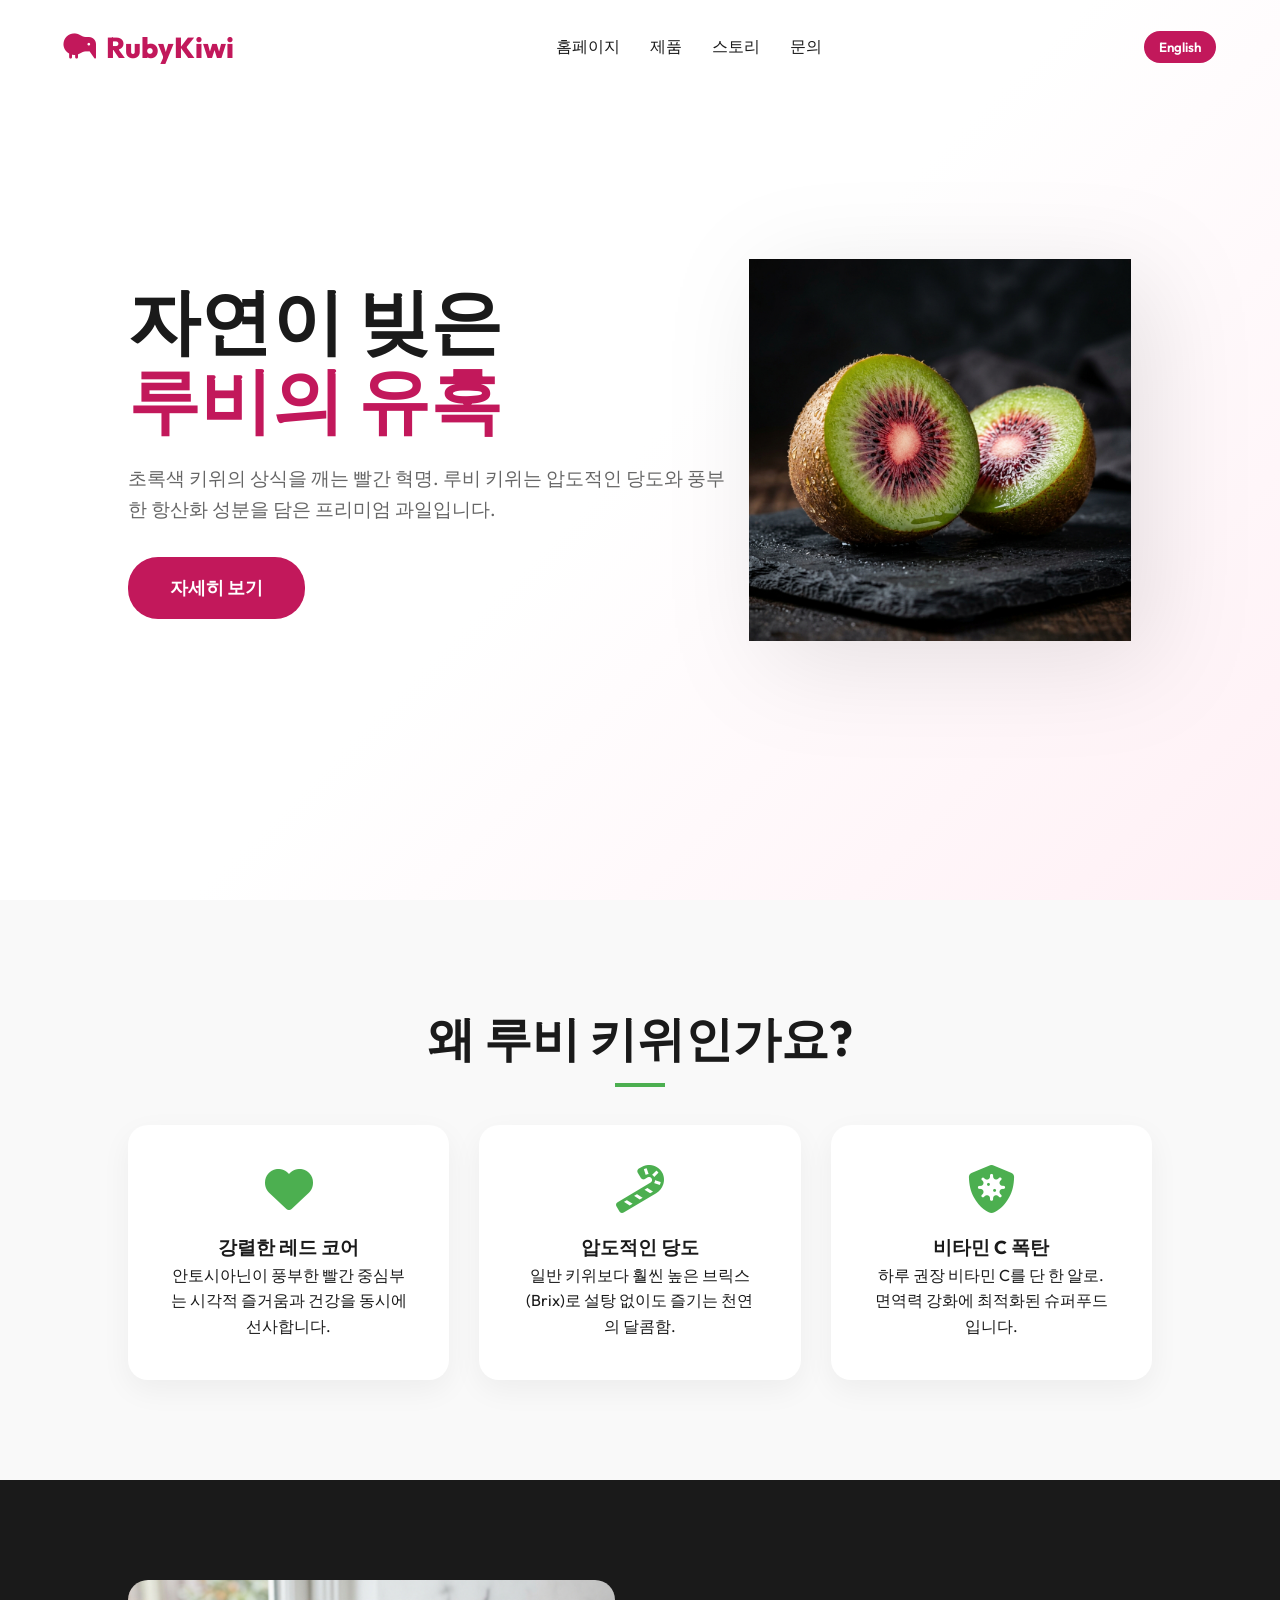
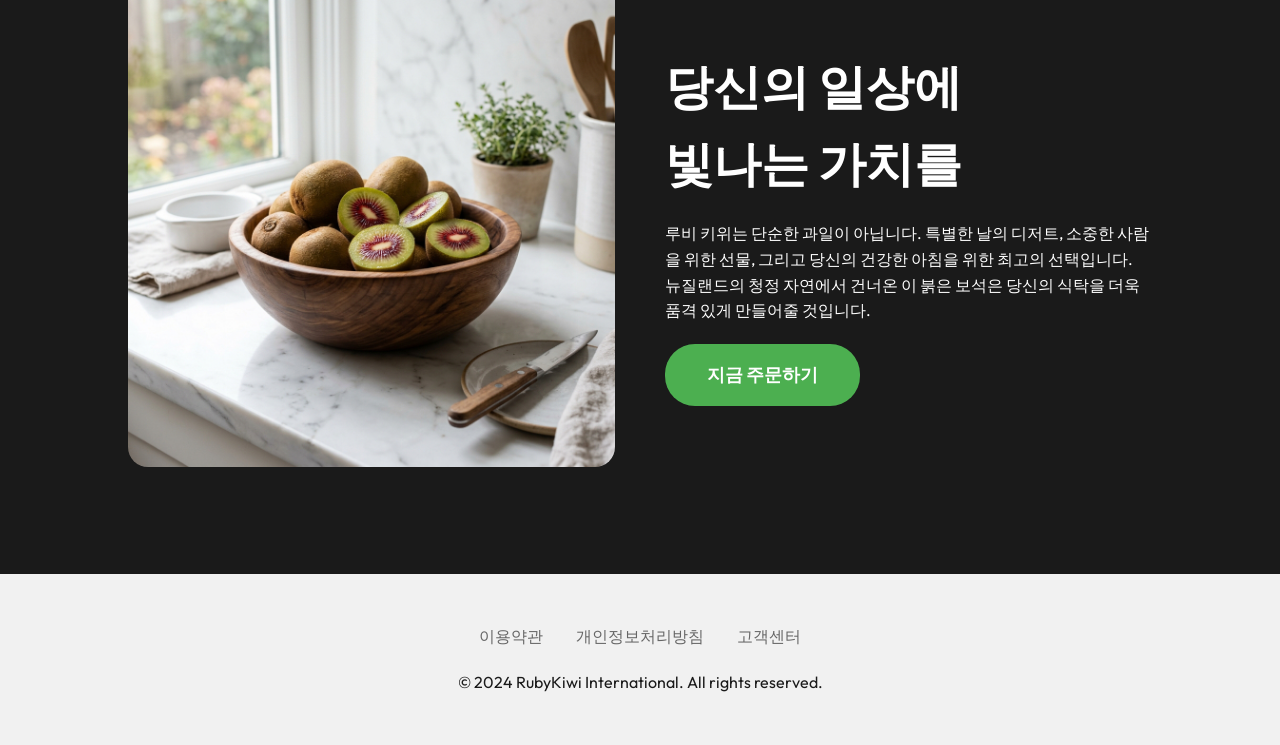
<file: index.html>
<!DOCTYPE html>
<html lang="ko">

<head>
    <meta charset="UTF-8">
    <meta name="viewport" content="width=device-width, initial-scale=1.0">
    <title>루비 키위 - 자연의 보석, 달콤한 혁명</title>
    <meta name="description" content="세상에서 가장 특별한 빨간 속살의 루비 키위를 만나보세요. 천연 비타민과 압도적인 당도의 조화.">
    <link rel="stylesheet" href="style.css">
    <link rel="stylesheet" href="https://cdnjs.cloudflare.com/ajax/libs/font-awesome/6.0.0/css/all.min.css">
</head>

<body>
    <nav id="navbar">
        <a href="#" class="logo">
            <i class="fas fa-kiwi-bird"></i> RubyKiwi
        </a>
        <ul class="nav-links">
            <li><a href="#home">홈페이지</a></li>
            <li><a href="#product">제품</a></li>
            <li><a href="#story">스토리</a></li>
            <li><a href="#contact">문의</a></li>
        </ul>
        <button class="lang-toggle" onclick="location.href='en.html'">English</button>
    </nav>

    <section class="hero" id="home">
        <div class="hero-content">
            <h1>자연이 빚은<br><span>루비의 유혹</span></h1>
            <p>초록색 키위의 상식을 깨는 빨간 혁명. 루비 키위는 압도적인 당도와 풍부한 항산화 성분을 담은 프리미엄 과일입니다.</p>
            <a href="#product" class="cta-btn">자세히 보기</a>
        </div>
        <div class="hero-image">
            <img src="assets/hero.png" alt="루비 키위 단면">
        </div>
    </section>

    <section class="features" id="product">
        <h2 class="section-title">왜 루비 키위인가요?</h2>
        <div class="feature-grid">
            <div class="feature-card">
                <i class="fas fa-heart feature-icon"></i>
                <h3>강렬한 레드 코어</h3>
                <p>안토시아닌이 풍부한 빨간 중심부는 시각적 즐거움과 건강을 동시에 선사합니다.</p>
            </div>
            <div class="feature-card">
                <i class="fas fa-candy-cane feature-icon"></i>
                <h3>압도적인 당도</h3>
                <p>일반 키위보다 훨씬 높은 브릭스(Brix)로 설탕 없이도 즐기는 천연의 달콤함.</p>
            </div>
            <div class="feature-card">
                <i class="fas fa-shield-virus feature-icon"></i>
                <h3>비타민 C 폭탄</h3>
                <p>하루 권장 비타민 C를 단 한 알로. 면역력 강화에 최적화된 슈퍼푸드입니다.</p>
            </div>
        </div>
    </section>

    <section class="lifestyle" id="story">
        <div class="lifestyle-image">
            <img src="assets/lifestyle.png" alt="식탁 위의 루비 키위">
        </div>
        <div class="lifestyle-content">
            <h2>당신의 일상에<br>빛나는 가치를</h2>
            <p>루비 키위는 단순한 과일이 아닙니다. 특별한 날의 디저트, 소중한 사람을 위한 선물, 그리고 당신의 건강한 아침을 위한 최고의 선택입니다.</p>
            <p>뉴질랜드의 청정 자연에서 건너온 이 붉은 보석은 당신의 식탁을 더욱 품격 있게 만들어줄 것입니다.</p>
            <a href="#contact" class="cta-btn" style="background: var(--secondary); margin-top: 20px;">지금 주문하기</a>
        </div>
    </section>

    <footer id="contact">
        <div class="footer-links">
            <a href="#">이용약관</a>
            <a href="#">개인정보처리방침</a>
            <a href="#">고객센터</a>
        </div>
        <p>&copy; 2024 RubyKiwi International. All rights reserved.</p>
    </footer>

    <script>
        window.addEventListener('scroll', () => {
            const nav = document.getElementById('navbar');
            if (window.scrollY > 50) {
                nav.classList.add('scrolled');
            } else {
                nav.classList.remove('scrolled');
            }
        });
    </script>
</body>

</html>
</file>
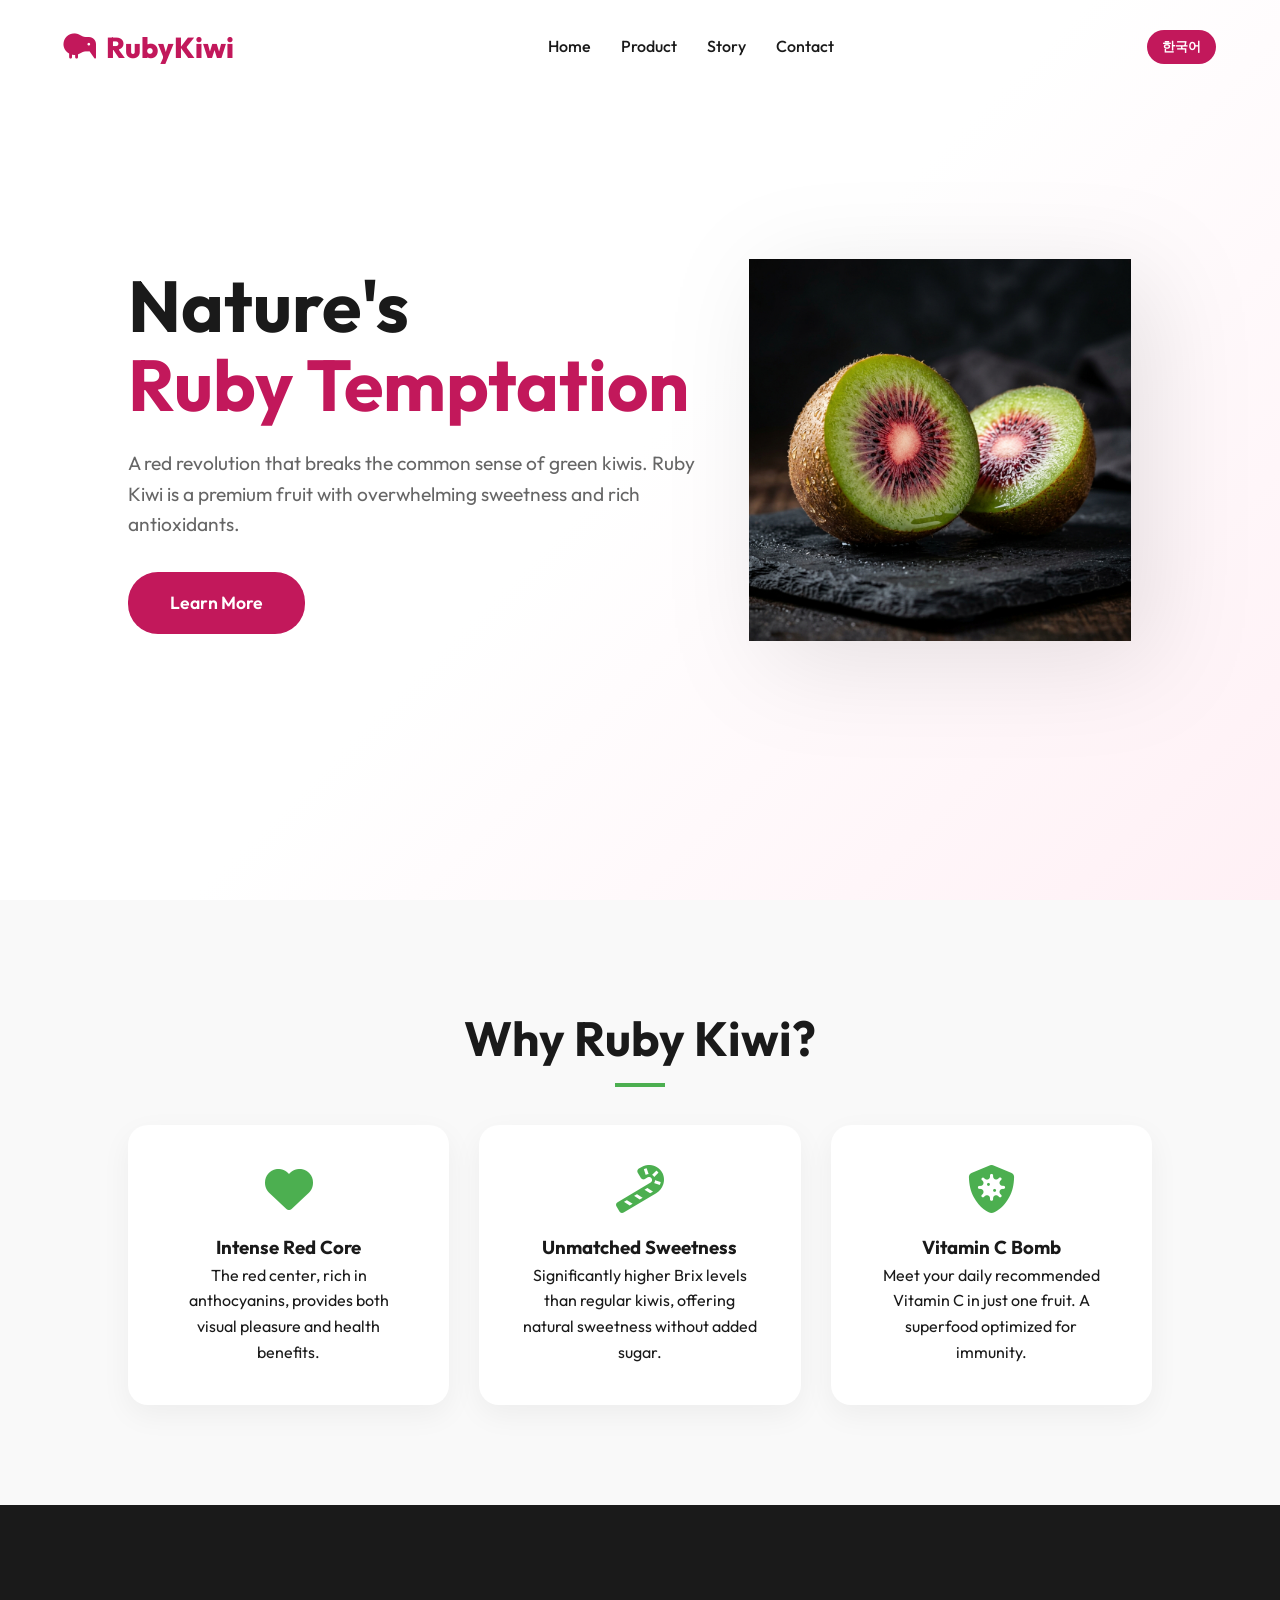
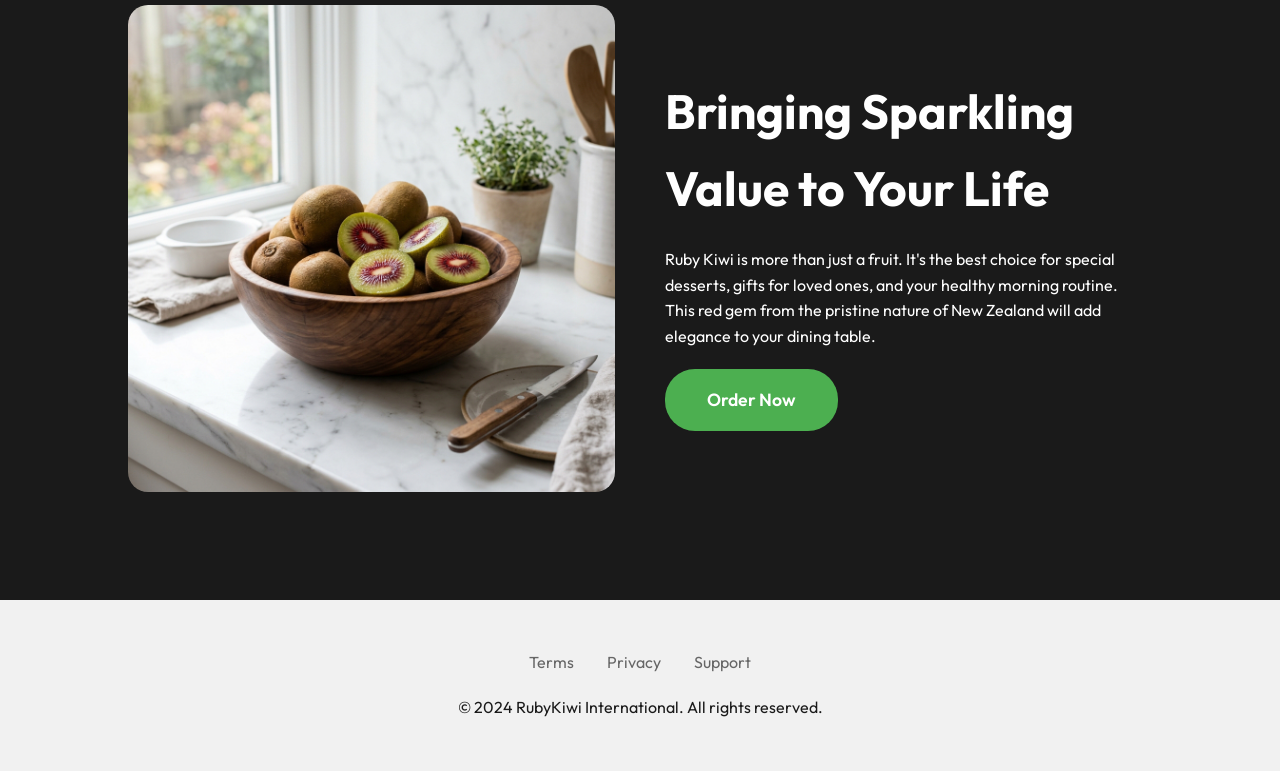
<file: en.html>
<!DOCTYPE html>
<html lang="en">

<head>
    <meta charset="UTF-8">
    <meta name="viewport" content="width=device-width, initial-scale=1.0">
    <title>Ruby Kiwi - Nature's Gem, A Sweet Revolution</title>
    <meta name="description"
        content="Discover the world's most extraordinary red-fleshed Ruby Kiwi. A harmony of natural vitamins and overwhelming sweetness.">
    <link rel="stylesheet" href="style.css">
    <link rel="stylesheet" href="https://cdnjs.cloudflare.com/ajax/libs/font-awesome/6.0.0/css/all.min.css">
</head>

<body>
    <nav id="navbar">
        <a href="#" class="logo">
            <i class="fas fa-kiwi-bird"></i> RubyKiwi
        </a>
        <ul class="nav-links">
            <li><a href="#home">Home</a></li>
            <li><a href="#product">Product</a></li>
            <li><a href="#story">Story</a></li>
            <li><a href="#contact">Contact</a></li>
        </ul>
        <button class="lang-toggle" onclick="location.href='index.html'">한국어</button>
    </nav>

    <section class="hero" id="home">
        <div class="hero-content">
            <h1>Nature's<br><span>Ruby Temptation</span></h1>
            <p>A red revolution that breaks the common sense of green kiwis. Ruby Kiwi is a premium fruit with
                overwhelming sweetness and rich antioxidants.</p>
            <a href="#product" class="cta-btn">Learn More</a>
        </div>
        <div class="hero-image">
            <img src="assets/hero.png" alt="Ruby Kiwi Sliced">
        </div>
    </section>

    <section class="features" id="product">
        <h2 class="section-title">Why Ruby Kiwi?</h2>
        <div class="feature-grid">
            <div class="feature-card">
                <i class="fas fa-heart feature-icon"></i>
                <h3>Intense Red Core</h3>
                <p>The red center, rich in anthocyanins, provides both visual pleasure and health benefits.</p>
            </div>
            <div class="feature-card">
                <i class="fas fa-candy-cane feature-icon"></i>
                <h3>Unmatched Sweetness</h3>
                <p>Significantly higher Brix levels than regular kiwis, offering natural sweetness without added sugar.
                </p>
            </div>
            <div class="feature-card">
                <i class="fas fa-shield-virus feature-icon"></i>
                <h3>Vitamin C Bomb</h3>
                <p>Meet your daily recommended Vitamin C in just one fruit. A superfood optimized for immunity.</p>
            </div>
        </div>
    </section>

    <section class="lifestyle" id="story">
        <div class="lifestyle-image">
            <img src="assets/lifestyle.png" alt="Ruby Kiwis on a Table">
        </div>
        <div class="lifestyle-content">
            <h2>Bringing Sparkling<br>Value to Your Life</h2>
            <p>Ruby Kiwi is more than just a fruit. It's the best choice for special desserts, gifts for loved ones, and
                your healthy morning routine.</p>
            <p>This red gem from the pristine nature of New Zealand will add elegance to your dining table.</p>
            <a href="#contact" class="cta-btn" style="background: var(--secondary); margin-top: 20px;">Order Now</a>
        </div>
    </section>

    <footer id="contact">
        <div class="footer-links">
            <a href="#">Terms</a>
            <a href="#">Privacy</a>
            <a href="#">Support</a>
        </div>
        <p>&copy; 2024 RubyKiwi International. All rights reserved.</p>
    </footer>

    <script>
        window.addEventListener('scroll', () => {
            const nav = document.getElementById('navbar');
            if (window.scrollY > 50) {
                nav.classList.add('scrolled');
            } else {
                nav.classList.remove('scrolled');
            }
        });
    </script>
</body>

</html>
</file>
<file: style.css>
@import url('https://fonts.googleapis.com/css2?family=Outfit:wght@300;400;600;800&display=swap');

:root {
    --primary: #c2185b; /* Ruby Red */
    --secondary: #4caf50; /* Kiwi Green */
    --accent: #ffeb3b; /* Seed Yellow */
    --dark: #1a1a1a;
    --light: #f9f9f9;
    --glass: rgba(255, 255, 255, 0.1);
    --transition: all 0.4s cubic-bezier(0.165, 0.84, 0.44, 1);
}

* {
    margin: 0;
    padding: 0;
    box-sizing: border-box;
    font-family: 'Outfit', sans-serif;
}

body {
    background-color: var(--light);
    color: var(--dark);
    line-height: 1.6;
    overflow-x: hidden;
}

/* Scrollbar */
::-webkit-scrollbar {
    width: 10px;
}
::-webkit-scrollbar-track {
    background: var(--light);
}
::-webkit-scrollbar-thumb {
    background: var(--primary);
    border-radius: 5px;
}

/* Navbar */
nav {
    position: fixed;
    top: 0;
    width: 100%;
    padding: 1.5rem 5%;
    display: flex;
    justify-content: space-between;
    align-items: center;
    z-index: 1000;
    transition: var(--transition);
}

nav.scrolled {
    background: rgba(255, 255, 255, 0.8);
    backdrop-filter: blur(10px);
    padding: 1rem 5%;
    box-shadow: 0 5px 20px rgba(0,0,0,0.05);
}

.logo {
    font-size: 1.8rem;
    font-weight: 800;
    color: var(--primary);
    text-decoration: none;
    display: flex;
    align-items: center;
    gap: 10px;
}

.nav-links {
    display: flex;
    gap: 30px;
    list-style: none;
}

.nav-links a {
    text-decoration: none;
    color: var(--dark);
    font-weight: 500;
    transition: var(--transition);
    position: relative;
}

.nav-links a::after {
    content: '';
    position: absolute;
    bottom: -5px;
    left: 0;
    width: 0;
    height: 2px;
    background: var(--primary);
    transition: var(--transition);
}

.nav-links a:hover::after {
    width: 100%;
}

.lang-toggle {
    background: var(--primary);
    color: white;
    border: none;
    padding: 8px 15px;
    border-radius: 20px;
    cursor: pointer;
    font-weight: 600;
    transition: var(--transition);
}

.lang-toggle:hover {
    transform: scale(1.05);
    box-shadow: 0 5px 15px rgba(194, 24, 91, 0.3);
}

/* Hero Section */
.hero {
    height: 100vh;
    display: flex;
    align-items: center;
    justify-content: space-between;
    padding: 0 10%;
    background: linear-gradient(135deg, #fff 50%, #fff0f5 100%);
    position: relative;
}

.hero-content {
    max-width: 600px;
    z-index: 2;
}

.hero-content h1 {
    font-size: 4.5rem;
    line-height: 1.1;
    margin-bottom: 1.5rem;
    color: var(--dark);
}

.hero-content h1 span {
    color: var(--primary);
}

.hero-content p {
    font-size: 1.2rem;
    margin-bottom: 2rem;
    color: #666;
}

.cta-btn {
    padding: 15px 40px;
    background: var(--primary);
    color: white;
    text-decoration: none;
    border-radius: 30px;
    font-weight: 600;
    font-size: 1.1rem;
    display: inline-block;
    transition: var(--transition);
    border: 2px solid transparent;
}

.cta-btn:hover {
    background: transparent;
    color: var(--primary);
    border-color: var(--primary);
    transform: translateY(-5px);
}

.hero-image {
    flex: 1;
    display: flex;
    justify-content: center;
    align-items: center;
    position: relative;
}

.hero-image img {
    width: 90%;
    max-width: 600px;
    filter: drop-shadow(20px 20px 50px rgba(0,0,0,0.1));
    animation: float 6s ease-in-out infinite;
}

@keyframes float {
    0%, 100% { transform: translateY(0); }
    50% { transform: translateY(-20px); }
}

/* Features Section */
.features {
    padding: 100px 10%;
    text-align: center;
}

.section-title {
    font-size: 3rem;
    margin-bottom: 3rem;
    position: relative;
    display: inline-block;
}

.section-title::after {
    content: '';
    position: absolute;
    bottom: -10px;
    left: 50%;
    transform: translateX(-50%);
    width: 50px;
    height: 4px;
    background: var(--secondary);
}

.feature-grid {
    display: grid;
    grid-template-columns: repeat(auto-fit, minmax(250px, 1fr));
    gap: 30px;
}

.feature-card {
    padding: 40px;
    background: white;
    border-radius: 20px;
    box-shadow: 0 10px 30px rgba(0,0,0,0.05);
    transition: var(--transition);
}

.feature-card:hover {
    transform: translateY(-10px);
    box-shadow: 0 20px 40px rgba(0,0,0,0.1);
}

.feature-icon {
    font-size: 3rem;
    margin-bottom: 20px;
    color: var(--secondary);
}

/* Lifestyle Section */
.lifestyle {
    display: flex;
    align-items: center;
    padding: 100px 10%;
    background: var(--dark);
    color: white;
}

.lifestyle-image {
    flex: 1;
}

.lifestyle-image img {
    width: 100%;
    border-radius: 20px;
}

.lifestyle-content {
    flex: 1;
    padding-left: 50px;
}

.lifestyle-content h2 {
    font-size: 3rem;
    margin-bottom: 20px;
}

/* Footer */
footer {
    padding: 50px 10%;
    background: #f1f1f1;
    text-align: center;
}

.footer-links {
    margin-bottom: 20px;
}

.footer-links a {
    margin: 0 15px;
    text-decoration: none;
    color: #666;
}

/* Responsive */
@media (max-width: 992px) {
    .hero {
        flex-direction: column;
        text-align: center;
        padding-top: 150px;
    }
    .hero-content h1 {
        font-size: 3rem;
    }
    .lifestyle {
        flex-direction: column;
    }
    .lifestyle-content {
        padding-left: 0;
        padding-top: 50px;
        text-align: center;
    }
}

@media (max-width: 768px) {
    .nav-links {
        display: none;
    }
}
</file>
